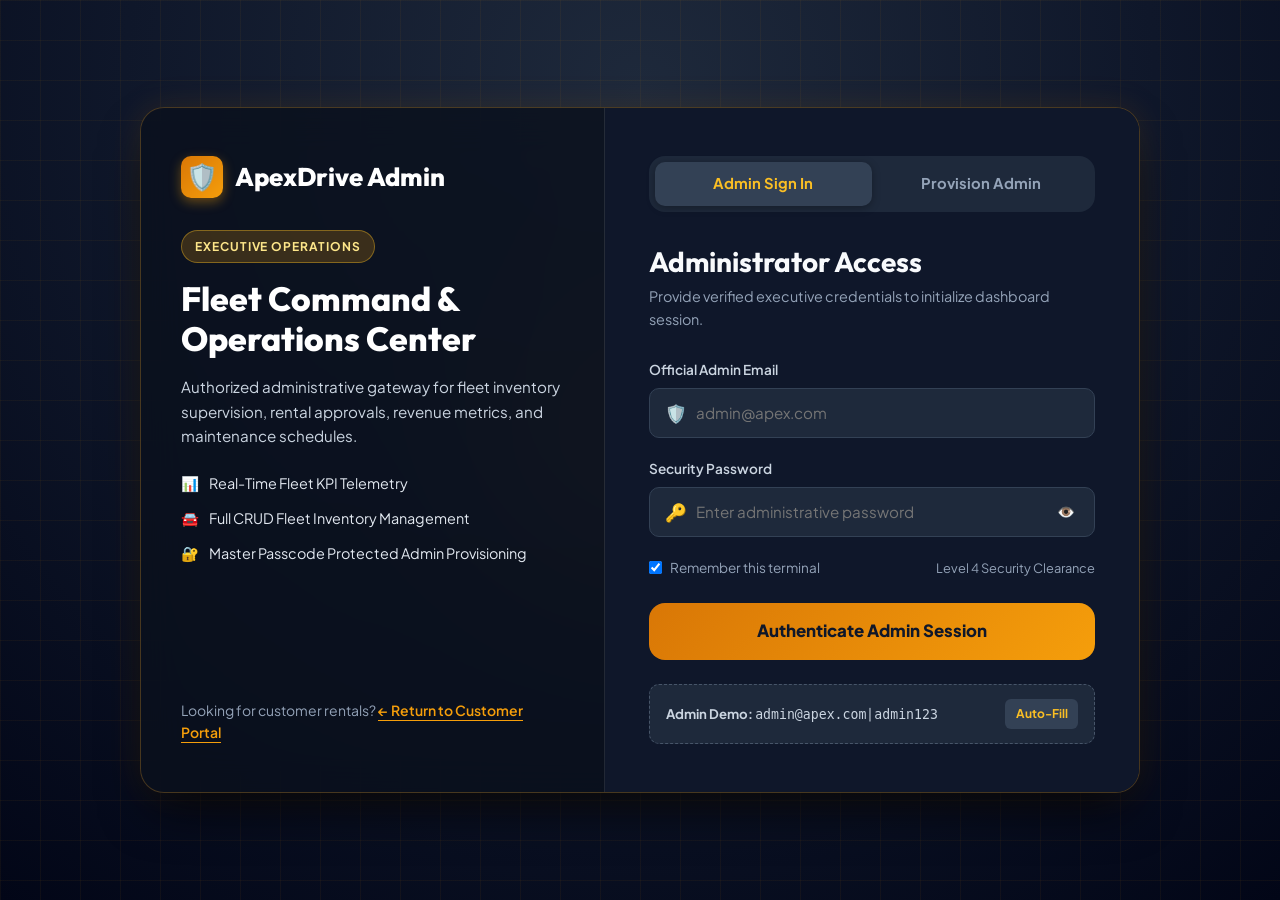
<file: admin-auth.html>
<!DOCTYPE html>
<html lang="en">
<head>
  <meta charset="UTF-8">
  <meta name="viewport" content="width=device-width, initial-scale=1.0">
  <title>Admin Security Gateway | ApexDrive Fleet Management</title>
  <link rel="stylesheet" href="css/base.css">
  <link rel="stylesheet" href="css/auth.css">
</head>
<body class="auth-page auth-page-admin">

  <div class="auth-container">
    <!-- Left Hero Showcase (Admin Theme) -->
    <div class="auth-sidebar">
      <div>
        <a href="index.html" class="auth-brand">
          <div class="auth-brand-icon">🛡️</div>
          <span>ApexDrive Admin</span>
        </a>

        <div class="auth-hero-content">
          <span class="auth-hero-tag admin-tag">Executive Operations</span>
          <h1 class="auth-hero-title">Fleet Command & Operations Center</h1>
          <p class="auth-hero-desc">
            Authorized administrative gateway for fleet inventory supervision, rental approvals, revenue metrics, and maintenance schedules.
          </p>

          <div class="auth-features-list">
            <div class="auth-feature-item">
              <span class="icon">📊</span>
              <span>Real-Time Fleet KPI Telemetry</span>
            </div>
            <div class="auth-feature-item">
              <span class="icon">🚘</span>
              <span>Full CRUD Fleet Inventory Management</span>
            </div>
            <div class="auth-feature-item">
              <span class="icon">🔐</span>
              <span>Master Passcode Protected Admin Provisioning</span>
            </div>
          </div>
        </div>
      </div>

      <div class="auth-switch-link">
        Looking for customer rentals? <a href="user-auth.html">&larr; Return to Customer Portal</a>
      </div>
    </div>

    <!-- Right Form Section -->
    <div class="auth-form-wrapper">
      <!-- Tabs (Admin Login vs Admin Register) -->
      <div class="auth-tab-group">
        <div class="auth-tab active" id="tab-admin-login-btn">Admin Sign In</div>
        <div class="auth-tab" id="tab-admin-reg-btn">Provision Admin</div>
      </div>

      <!-- Admin Login View -->
      <div id="admin-login-view">
        <div class="auth-form-header">
          <h2>Administrator Access</h2>
          <p>Provide verified executive credentials to initialize dashboard session.</p>
        </div>

        <form id="admin-login-form">
          <div class="form-group">
            <label class="form-label" for="admin-email">Official Admin Email</label>
            <div class="input-wrapper">
              <span class="input-icon">🛡️</span>
              <input type="email" id="admin-email" class="form-input" placeholder="admin@apex.com" required>
            </div>
          </div>

          <div class="form-group">
            <label class="form-label" for="admin-password">Security Password</label>
            <div class="input-wrapper">
              <span class="input-icon">🔑</span>
              <input type="password" id="admin-password" class="form-input" placeholder="Enter administrative password" required>
              <button type="button" class="password-toggle" id="toggle-admin-pass">👁️</button>
            </div>
          </div>

          <div class="form-actions-bar">
            <label class="checkbox-label">
              <input type="checkbox" checked> Remember this terminal
            </label>
            <span style="font-size: 0.8rem; color: #94a3b8;">Level 4 Security Clearance</span>
          </div>

          <button type="submit" class="btn btn-block btn-lg" style="background: linear-gradient(135deg, #d97706, #f59e0b); color: #0f172a; font-weight: 800;">
            Authenticate Admin Session
          </button>
        </form>

        <!-- Quick Fill Helper for SDC Review -->
        <div class="demo-creds-box">
          <div>
            <strong>Admin Demo:</strong> <code>admin@apex.com</code> | <code>admin123</code>
          </div>
          <button type="button" class="demo-fill-btn" id="fill-admin-creds-btn">Auto-Fill</button>
        </div>
      </div>

      <!-- Admin Provision / Signup View -->
      <div id="admin-register-view" style="display: none;">
        <div class="auth-form-header">
          <h2>Provision Administrator</h2>
          <p>Create an authorized administrator profile using the system Master Security Key.</p>
        </div>

        <div class="admin-key-notice">
          <span>⚠️</span>
          <span>Requires Master Admin Key: <strong>ADMIN2026</strong></span>
        </div>

        <form id="admin-register-form">
          <div class="form-group">
            <label class="form-label" for="admin-reg-name">Officer Full Name</label>
            <div class="input-wrapper">
              <span class="input-icon">👤</span>
              <input type="text" id="admin-reg-name" class="form-input" placeholder="e.g. Commander Shepard" required>
            </div>
          </div>

          <div class="form-group">
            <label class="form-label" for="admin-reg-email">Administrative Email</label>
            <div class="input-wrapper">
              <span class="input-icon">✉️</span>
              <input type="email" id="admin-reg-email" class="form-input" placeholder="e.g. lead@apex.com" required>
            </div>
          </div>

          <div class="form-row">
            <div class="form-group">
              <label class="form-label" for="admin-reg-dept">Department</label>
              <div class="input-wrapper">
                <span class="input-icon">🏢</span>
                <input type="text" id="admin-reg-dept" class="form-input" placeholder="Fleet Operations" required>
              </div>
            </div>

            <div class="form-group">
              <label class="form-label" for="admin-reg-key">Master Security Key</label>
              <div class="input-wrapper">
                <span class="input-icon">🔐</span>
                <input type="password" id="admin-reg-key" class="form-input" placeholder="ADMIN2026" required>
              </div>
            </div>
          </div>

          <div class="form-group">
            <label class="form-label" for="admin-reg-password">Set Admin Password</label>
            <div class="input-wrapper">
              <span class="input-icon">🔒</span>
              <input type="password" id="admin-reg-password" class="form-input" placeholder="Minimum 6 characters" minlength="6" required>
            </div>
          </div>

          <button type="submit" class="btn btn-block btn-lg" style="background: linear-gradient(135deg, #d97706, #f59e0b); color: #0f172a; font-weight: 800;">
            Provision Admin Profile
          </button>
        </form>
      </div>

    </div>
  </div>

  <!-- Scripts -->
  <script src="js/toast.js"></script>
  <script src="js/db.js"></script>
  <script src="js/auth.js"></script>

  <script>
    // Tab Toggling
    const tabLoginBtn = document.getElementById('tab-admin-login-btn');
    const tabRegisterBtn = document.getElementById('tab-admin-reg-btn');
    const loginView = document.getElementById('admin-login-view');
    const registerView = document.getElementById('admin-register-view');

    tabLoginBtn.addEventListener('click', () => {
      tabLoginBtn.classList.add('active');
      tabRegisterBtn.classList.remove('active');
      loginView.style.display = 'block';
      registerView.style.display = 'none';
    });

    tabRegisterBtn.addEventListener('click', () => {
      tabRegisterBtn.classList.add('active');
      tabLoginBtn.classList.remove('active');
      loginView.style.display = 'none';
      registerView.style.display = 'block';
    });

    // Password Visibility Toggle
    const togglePassBtn = document.getElementById('toggle-admin-pass');
    const passInput = document.getElementById('admin-password');
    togglePassBtn.addEventListener('click', () => {
      const type = passInput.getAttribute('type') === 'password' ? 'text' : 'password';
      passInput.setAttribute('type', type);
      togglePassBtn.textContent = type === 'password' ? '👁️' : '🙈';
    });

    // Demo Auto-fill Helper
    document.getElementById('fill-admin-creds-btn').addEventListener('click', () => {
      document.getElementById('admin-email').value = 'admin@apex.com';
      document.getElementById('admin-password').value = 'admin123';
      showToast('Master admin credentials filled!', 'info');
    });

    // Login Form Submit
    document.getElementById('admin-login-form').addEventListener('submit', (e) => {
      e.preventDefault();
      const email = document.getElementById('admin-email').value;
      const pass = document.getElementById('admin-password').value;

      try {
        const admin = ApexAuth.loginAdmin(email, pass);
        showToast(`Administrator credentials verified. Welcome, ${admin.name}!`, 'success');
        setTimeout(() => {
          window.location.href = 'admin.html';
        }, 800);
      } catch (err) {
        showToast(err.message, 'error');
      }
    });

    // Register Form Submit
    document.getElementById('admin-register-form').addEventListener('submit', (e) => {
      e.preventDefault();
      const name = document.getElementById('admin-reg-name').value;
      const email = document.getElementById('admin-reg-email').value;
      const dept = document.getElementById('admin-reg-dept').value;
      const key = document.getElementById('admin-reg-key').value;
      const pass = document.getElementById('admin-reg-password').value;

      try {
        const admin = ApexAuth.registerAdmin(name, email, pass, key, dept);
        showToast(`Administrator profile ${admin.name} provisioned! Redirecting...`, 'success');
        setTimeout(() => {
          window.location.href = 'admin.html';
        }, 800);
      } catch (err) {
        showToast(err.message, 'error');
      }
    });
  </script>
</body>
</html>
</file>
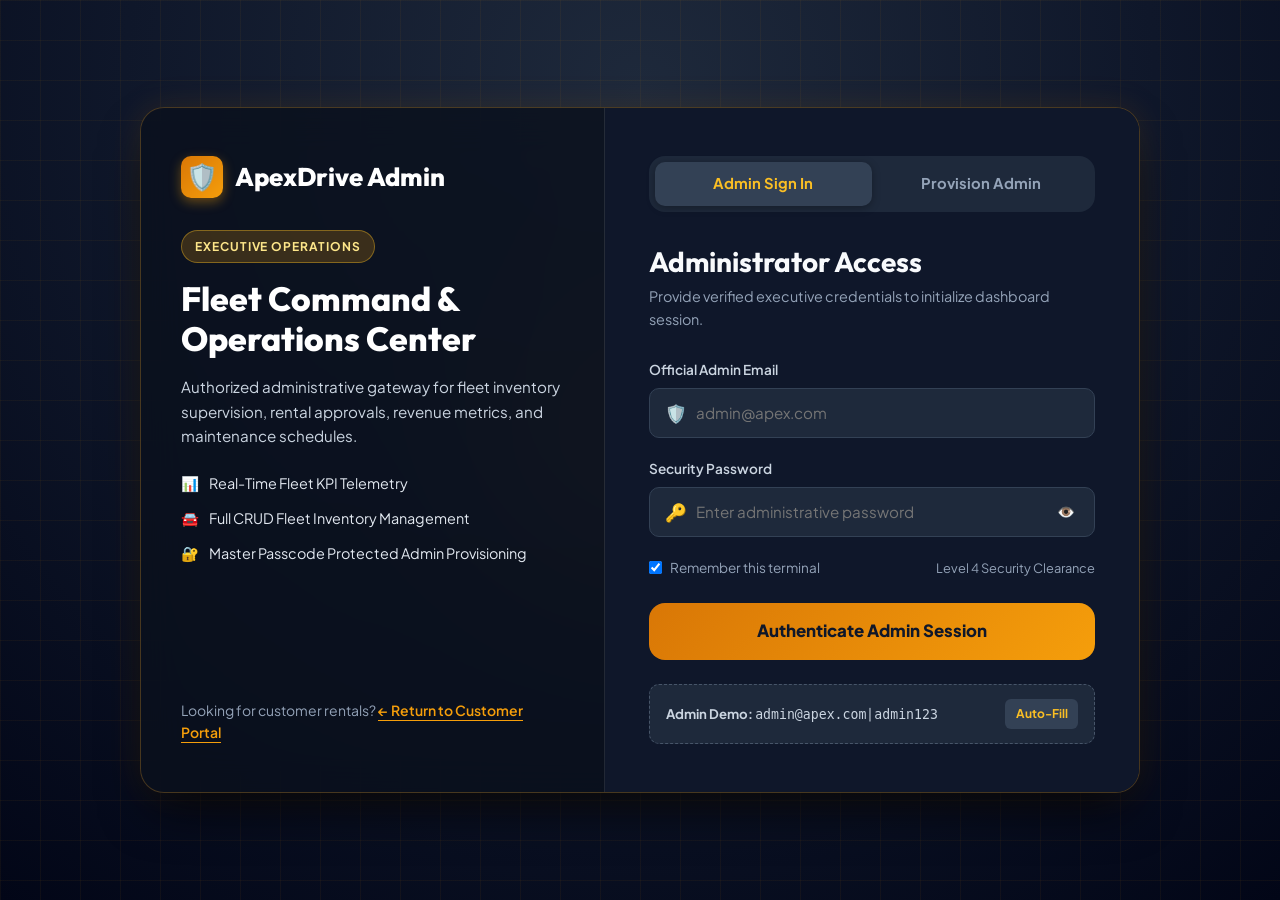
<file: admin.html>
<!DOCTYPE html>
<html lang="en">
<head>
  <meta charset="UTF-8">
  <meta name="viewport" content="width=device-width, initial-scale=1.0">
  <title>Executive Admin Dashboard | ApexDrive Fleet Management</title>
  <link rel="stylesheet" href="css/base.css">
  <link rel="stylesheet" href="css/admin.css">
</head>
<body>

  <div class="admin-layout">
    <!-- ====================================================================
         Sidebar Navigation
         ==================================================================== -->
    <aside class="admin-sidebar">
      <div class="sidebar-header">
        <div class="auth-brand-icon" style="background: linear-gradient(135deg, #d97706, #f59e0b);">🛡️</div>
        <div>
          <div class="sidebar-brand-name">ApexDrive</div>
          <span class="sidebar-brand-badge">Command Center</span>
        </div>
      </div>

      <nav class="sidebar-nav">
        <div class="nav-section-title">Operations</div>
        <a href="#" class="sidebar-link active" data-tab="overview">
          <span class="icon">📊</span>
          <span>Overview & KPIs</span>
        </a>
        <a href="#" class="sidebar-link" data-tab="fleet">
          <span class="icon">🚘</span>
          <span>Fleet Inventory (CRUD)</span>
        </a>
        <a href="#" class="sidebar-link" data-tab="bookings">
          <span class="icon">📑</span>
          <span>Rental Orders</span>
        </a>
        <a href="#" class="sidebar-link" data-tab="maintenance">
          <span class="icon">🔧</span>
          <span>Maintenance Scheduler</span>
        </a>

        <div class="nav-section-title" style="margin-top: 1.5rem;">Quick Switch</div>
        <a href="index.html" class="sidebar-link">
          <span class="icon">🚗</span>
          <span>Customer Catalog &rarr;</span>
        </a>
      </nav>

      <!-- Sidebar Footer / Admin Session Info -->
      <div class="sidebar-footer">
        <div class="admin-user-info">
          <div class="admin-avatar">AD</div>
          <div class="admin-details">
            <span class="admin-name" id="admin-display-name">Super Admin</span>
            <span class="admin-role" id="admin-display-dept">Fleet Operations</span>
          </div>
        </div>
        <button class="admin-logout-btn" id="admin-logout-btn" title="Sign Out of Admin Console">
          🚪
        </button>
      </div>
    </aside>

    <!-- ====================================================================
         Main Workspace
         ==================================================================== -->
    <main class="admin-main">
      <!-- Topbar Header -->
      <header class="admin-topbar">
        <div class="topbar-title">
          <h1>Fleet Administration Console</h1>
        </div>
        <div class="topbar-actions">
          <button class="btn btn-primary" id="open-add-car-btn">
            ➕ Add New Fleet Vehicle
          </button>
        </div>
      </header>

      <div class="admin-content-body">
        
        <!-- KPI Metrics Grid (Displayed across tabs) -->
        <div class="metrics-grid">
          <div class="metric-card">
            <div class="metric-info">
              <h5>Total Fleet Cars</h5>
              <h3 id="kpi-total-fleet">8</h3>
              <div class="metric-trend up"><span>↑</span> In Active Circulation</div>
            </div>
            <div class="metric-icon-box icon-box-primary">🚘</div>
          </div>

          <div class="metric-card">
            <div class="metric-info">
              <h5>Active Rentals</h5>
              <h3 id="kpi-active-rentals">1</h3>
              <div class="metric-trend up"><span>●</span> Currently on Road</div>
            </div>
            <div class="metric-icon-box icon-box-success">🔑</div>
          </div>

          <div class="metric-card">
            <div class="metric-info">
              <h5>Gross Revenue</h5>
              <h3 id="kpi-total-revenue">₹47,600</h3>
              <div class="metric-trend up"><span>₹</span> Confirmed Bookings</div>
            </div>
            <div class="metric-icon-box icon-box-warning">💰</div>
          </div>

          <div class="metric-card">
            <div class="metric-info">
              <h5>In Maintenance</h5>
              <h3 id="kpi-maintenance">1</h3>
              <div class="metric-trend" style="color: var(--danger);"><span>🛠️</span> Scheduled Service</div>
            </div>
            <div class="metric-icon-box icon-box-secondary">🔧</div>
          </div>
        </div>

        <!-- ================================================================
             TAB 1: Overview & Analytics
             ================================================================ -->
        <section class="admin-tab-content" id="tab-overview">
          <div class="admin-card-container">
            <div class="admin-card-header">
              <h3>System Overview & Operational Health</h3>
              <span class="badge badge-luxury">Live Telemetry</span>
            </div>
            <div style="padding: 1.75rem;">
              <div style="display: grid; grid-template-columns: repeat(auto-fit, minmax(300px, 1fr)); gap: 1.5rem;">
                <div style="background: #f8fafc; padding: 1.5rem; border-radius: var(--radius-lg); border: 1px solid var(--border-light);">
                  <h4 style="margin-bottom: 0.75rem;">Fleet Availability Ratio</h4>
                  <div style="height: 12px; background: #e2e8f0; border-radius: var(--radius-full); overflow: hidden; margin-bottom: 0.5rem; display: flex;">
                    <div style="width: 75%; background: var(--success);" title="Available (75%)"></div>
                    <div style="width: 12.5%; background: var(--warning);" title="Rented (12.5%)"></div>
                    <div style="width: 12.5%; background: var(--danger);" title="Maintenance (12.5%)"></div>
                  </div>
                  <div style="display: flex; justify-content: space-between; font-size: 0.8rem; color: #64748b;">
                    <span>🟢 75% Available</span>
                    <span>🟡 12.5% Rented</span>
                    <span>🔴 12.5% Maintenance</span>
                  </div>
                </div>

                <div style="background: #f8fafc; padding: 1.5rem; border-radius: var(--radius-lg); border: 1px solid var(--border-light);">
                  <h4 style="margin-bottom: 0.75rem;">SDC Review-1 Audit Compliance</h4>
                  <p style="font-size: 0.875rem; color: #64748b; line-height: 1.5;">
                    ✓ Two distinct role modules (Admin / User)<br>
                    ✓ Pure HTML5, CSS3, JavaScript architecture<br>
                    ✓ LocalStorage synchronization for Fleet, Bookings & Auth
                  </p>
                </div>
              </div>
            </div>
          </div>
        </section>

        <!-- ================================================================
             TAB 2: Fleet Inventory Management (CRUD)
             ================================================================ -->
        <section class="admin-tab-content" id="tab-fleet" style="display: none;">
          <div class="admin-card-container">
            <div class="admin-card-header">
              <h3>Fleet Inventory Management</h3>
              <div class="table-search-bar">
                <input type="text" id="fleet-search-input" class="table-search-input" placeholder="Search cars in inventory...">
              </div>
            </div>

            <div class="table-responsive">
              <table class="admin-table">
                <thead>
                  <tr>
                    <th>Car ID</th>
                    <th>Vehicle Model</th>
                    <th>Daily Rate</th>
                    <th>Specs</th>
                    <th>Capacity</th>
                    <th>Status</th>
                    <th>Actions</th>
                  </tr>
                </thead>
                <tbody id="fleet-table-body">
                  <!-- Injected dynamically by admin.js -->
                </tbody>
              </table>
            </div>
          </div>
        </section>

        <!-- ================================================================
             TAB 3: Bookings Management
             ================================================================ -->
        <section class="admin-tab-content" id="tab-bookings" style="display: none;">
          <div class="admin-card-container">
            <div class="admin-card-header">
              <h3>Customer Rental Orders & Reservations</h3>
              <span style="font-size: 0.85rem; color: #64748b;">Real-time booking confirmations</span>
            </div>

            <div class="table-responsive">
              <table class="admin-table">
                <thead>
                  <tr>
                    <th>Booking ID</th>
                    <th>Customer</th>
                    <th>Reserved Vehicle</th>
                    <th>Rental Dates</th>
                    <th>Total Amount</th>
                    <th>Order Status</th>
                    <th>Actions</th>
                  </tr>
                </thead>
                <tbody id="bookings-table-body">
                  <!-- Injected dynamically by admin.js -->
                </tbody>
              </table>
            </div>
          </div>
        </section>

        <!-- ================================================================
             TAB 4: Maintenance Scheduler
             ================================================================ -->
        <section class="admin-tab-content" id="tab-maintenance" style="display: none;">
          <div class="admin-card-container">
            <div class="admin-card-header">
              <h3>Fleet Maintenance Logs & Service Tracker</h3>
              <button class="btn btn-secondary btn-sm" id="open-maint-btn">
                🛠️ Schedule Vehicle Service
              </button>
            </div>

            <div class="table-responsive">
              <table class="admin-table">
                <thead>
                  <tr>
                    <th>Service ID</th>
                    <th>Vehicle</th>
                    <th>Service Type</th>
                    <th>Authorized Center</th>
                    <th>Schedule Period</th>
                    <th>Estimated Cost</th>
                    <th>Status</th>
                  </tr>
                </thead>
                <tbody id="maintenance-table-body">
                  <!-- Injected dynamically by admin.js -->
                </tbody>
              </table>
            </div>
          </div>
        </section>

      </div>
    </main>
  </div>

  <!-- ========================================================================
       MODAL: Add / Edit Fleet Vehicle (CRUD Form)
       ======================================================================== -->
  <div class="modal-backdrop" id="admin-car-modal">
    <div class="modal-card">
      <div class="modal-header">
        <h3 id="car-modal-title">Add New Fleet Vehicle</h3>
        <button class="modal-close-btn">&times;</button>
      </div>

      <form id="admin-car-form">
        <div class="modal-body">
          <input type="hidden" id="car-form-id">

          <div class="form-row">
            <div class="form-group">
              <label class="form-label">Brand</label>
              <input type="text" id="car-form-brand" class="form-input" placeholder="e.g. BMW, Porsche" required>
            </div>
            <div class="form-group">
              <label class="form-label">Model Name</label>
              <input type="text" id="car-form-name" class="form-input" placeholder="e.g. M4 Competition" required>
            </div>
          </div>

          <div class="form-row">
            <div class="form-group">
              <label class="form-label">Category</label>
              <select id="car-form-category" class="form-input">
                <option value="Sports">Sports</option>
                <option value="Luxury">Luxury</option>
                <option value="SUV">SUV</option>
                <option value="Electric">Electric</option>
              </select>
            </div>
            <div class="form-group">
              <label class="form-label">Daily Rental Rate (₹)</label>
              <input type="number" id="car-form-price" class="form-input" placeholder="e.g. 9500" min="1000" required>
            </div>
          </div>

          <div class="form-row">
            <div class="form-group">
              <label class="form-label">Transmission</label>
              <select id="car-form-transmission" class="form-input">
                <option value="Automatic">Automatic</option>
                <option value="Manual">Manual</option>
              </select>
            </div>
            <div class="form-group">
              <label class="form-label">Fuel Type</label>
              <select id="car-form-fuel" class="form-input">
                <option value="Petrol">Petrol</option>
                <option value="Diesel">Diesel</option>
                <option value="Electric">Electric</option>
              </select>
            </div>
          </div>

          <div class="form-group">
            <label class="form-label">Seating Capacity</label>
            <input type="number" id="car-form-seats" class="form-input" placeholder="5" min="2" max="9" value="5" required>
          </div>

          <div class="form-group">
            <label class="form-label">Vehicle Photo URL</label>
            <input type="url" id="car-form-image" class="form-input" placeholder="https://images.unsplash.com/..." required>
            <div class="img-preview-box">
              <img id="car-form-preview-img" src="" alt="Preview">
            </div>
          </div>

          <div class="form-group">
            <label class="form-label">Vehicle Description</label>
            <textarea id="car-form-desc" class="form-input" rows="3" placeholder="Brief technical summary..."></textarea>
          </div>
        </div>

        <div class="modal-footer">
          <button type="button" class="btn btn-secondary modal-cancel-btn">Cancel</button>
          <button type="submit" class="btn btn-primary" id="save-car-btn">Save Vehicle</button>
        </div>
      </form>
    </div>
  </div>

  <!-- ========================================================================
       MODAL: Schedule Vehicle Maintenance
       ======================================================================== -->
  <div class="modal-backdrop" id="admin-maint-modal">
    <div class="modal-card">
      <div class="modal-header">
        <h3>Schedule Fleet Maintenance</h3>
        <button class="modal-close-btn">&times;</button>
      </div>

      <form id="admin-maint-form">
        <div class="modal-body">
          <div class="form-group">
            <label class="form-label">Select Vehicle</label>
            <select id="maint-car-select" class="form-input" required></select>
          </div>

          <div class="form-group">
            <label class="form-label">Service Type / Issue Description</label>
            <input type="text" id="maint-service-type" class="form-input" placeholder="e.g. 30,000 km Major Service & Brake Fluid" required>
          </div>

          <div class="form-group">
            <label class="form-label">Authorized Service Workshop</label>
            <input type="text" id="maint-center" class="form-input" placeholder="e.g. Official Dealer Service Hub" required>
          </div>

          <div class="form-row">
            <div class="form-group">
              <label class="form-label">Service Start Date</label>
              <input type="date" id="maint-start-date" class="form-input" required>
            </div>
            <div class="form-group">
              <label class="form-label">Estimated Return Date</label>
              <input type="date" id="maint-end-date" class="form-input" required>
            </div>
          </div>

          <div class="form-group">
            <label class="form-label">Estimated Maintenance Cost (₹)</label>
            <input type="number" id="maint-cost" class="form-input" placeholder="15000" min="0" required>
          </div>
        </div>

        <div class="modal-footer">
          <button type="button" class="btn btn-secondary modal-cancel-btn">Cancel</button>
          <button type="submit" class="btn btn-primary">Schedule Service</button>
        </div>
      </form>
    </div>
  </div>

  <!-- Scripts -->
  <script src="js/toast.js"></script>
  <script src="js/db.js"></script>
  <script src="js/auth.js"></script>
  <script src="js/admin.js"></script>
</body>
</html>
</file>
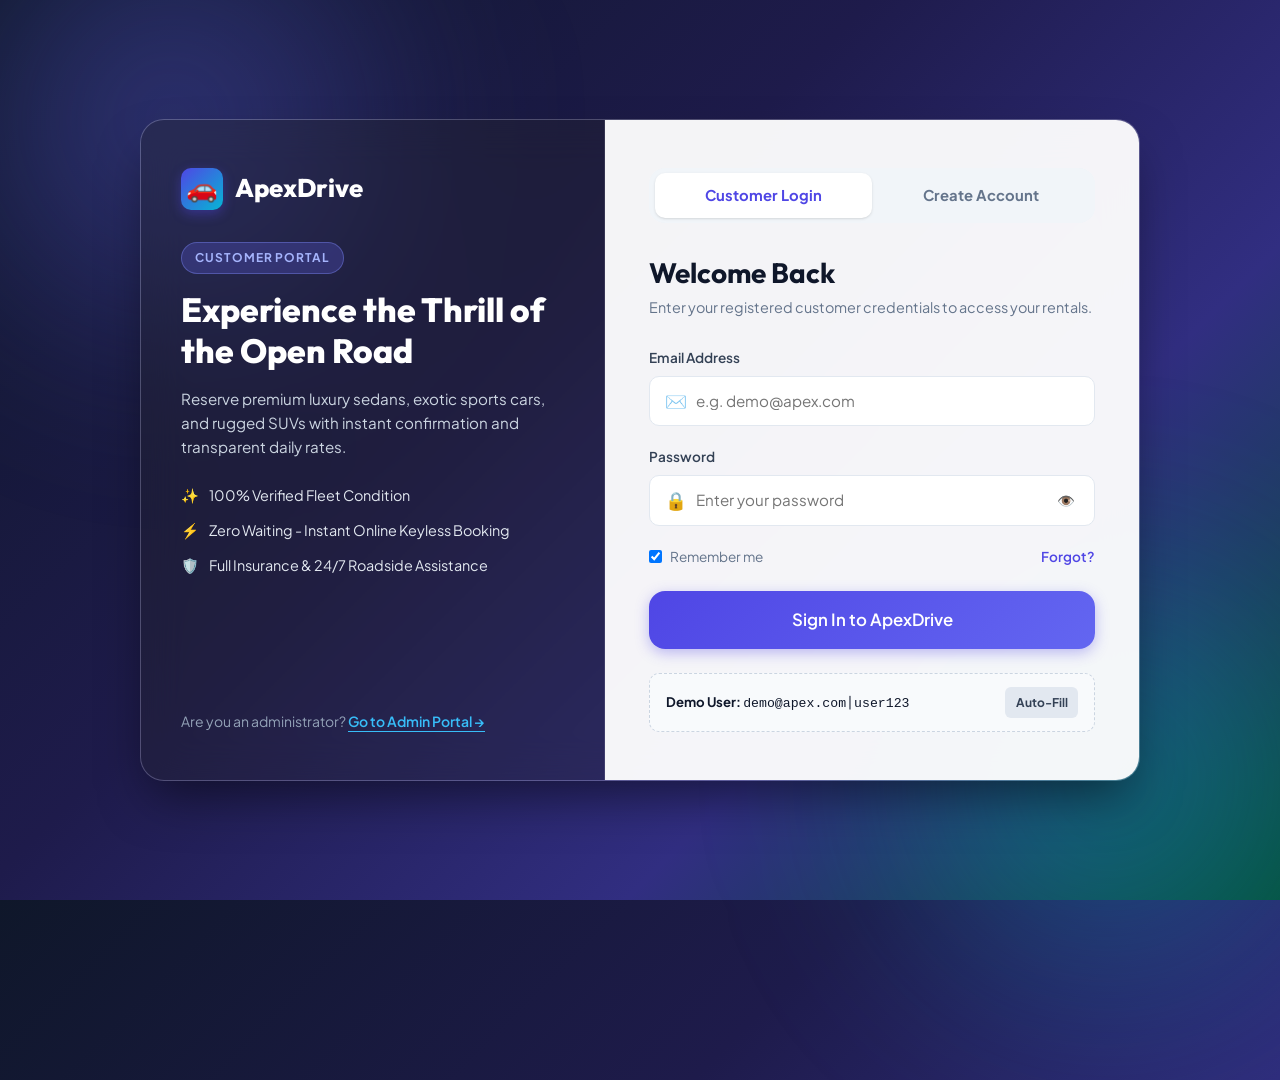
<file: user-auth.html>
<!DOCTYPE html>
<html lang="en">
<head>
  <meta charset="UTF-8">
  <meta name="viewport" content="width=device-width, initial-scale=1.0">
  <title>Customer Access | ApexDrive Luxury Car Rental</title>
  <link rel="stylesheet" href="css/base.css">
  <link rel="stylesheet" href="css/auth.css">
</head>
<body class="auth-page auth-page-user">

  <div class="auth-container">
    <!-- Left Hero Showcase -->
    <div class="auth-sidebar">
      <div>
        <a href="index.html" class="auth-brand">
          <div class="auth-brand-icon">🚗</div>
          <span>ApexDrive</span>
        </a>

        <div class="auth-hero-content">
          <span class="auth-hero-tag user-tag">Customer Portal</span>
          <h1 class="auth-hero-title">Experience the Thrill of the Open Road</h1>
          <p class="auth-hero-desc">
            Reserve premium luxury sedans, exotic sports cars, and rugged SUVs with instant confirmation and transparent daily rates.
          </p>

          <div class="auth-features-list">
            <div class="auth-feature-item">
              <span class="icon">✨</span>
              <span>100% Verified Fleet Condition</span>
            </div>
            <div class="auth-feature-item">
              <span class="icon">⚡</span>
              <span>Zero Waiting - Instant Online Keyless Booking</span>
            </div>
            <div class="auth-feature-item">
              <span class="icon">🛡️</span>
              <span>Full Insurance & 24/7 Roadside Assistance</span>
            </div>
          </div>
        </div>
      </div>

      <div class="auth-switch-link">
        Are you an administrator? <a href="admin-auth.html">Go to Admin Portal &rarr;</a>
      </div>
    </div>

    <!-- Right Form Section -->
    <div class="auth-form-wrapper">
      <!-- Tabs (Login vs Register) -->
      <div class="auth-tab-group">
        <div class="auth-tab active" id="tab-login-btn">Customer Login</div>
        <div class="auth-tab" id="tab-register-btn">Create Account</div>
      </div>

      <!-- Login Form View -->
      <div id="login-view">
        <div class="auth-form-header">
          <h2>Welcome Back</h2>
          <p>Enter your registered customer credentials to access your rentals.</p>
        </div>

        <form id="user-login-form">
          <div class="form-group">
            <label class="form-label" for="login-email">Email Address</label>
            <div class="input-wrapper">
              <span class="input-icon">✉️</span>
              <input type="email" id="login-email" class="form-input" placeholder="e.g. demo@apex.com" required>
            </div>
          </div>

          <div class="form-group">
            <label class="form-label" for="login-password">Password</label>
            <div class="input-wrapper">
              <span class="input-icon">🔒</span>
              <input type="password" id="login-password" class="form-input" placeholder="Enter your password" required>
              <button type="button" class="password-toggle" id="toggle-login-pass">👁️</button>
            </div>
          </div>

          <div class="form-actions-bar">
            <label class="checkbox-label">
              <input type="checkbox" checked> Remember me
            </label>
            <a href="#" class="forgot-link" onclick="alert('Demo Mode: Use password user123 or register a new account.'); return false;">Forgot?</a>
          </div>

          <button type="submit" class="btn btn-primary btn-block btn-lg" id="user-login-submit-btn">
            Sign In to ApexDrive
          </button>
        </form>

        <!-- Quick Fill Helper for Viva Review -->
        <div class="demo-creds-box">
          <div>
            <strong>Demo User:</strong> <code>demo@apex.com</code> | <code>user123</code>
          </div>
          <button type="button" class="demo-fill-btn" id="fill-user-creds-btn">Auto-Fill</button>
        </div>
      </div>

      <!-- Register Form View -->
      <div id="register-view" style="display: none;">
        <div class="auth-form-header">
          <h2>Join ApexDrive</h2>
          <p>Register in seconds to unlock member perks and instant reservations.</p>
        </div>

        <form id="user-register-form">
          <div class="form-group">
            <label class="form-label" for="reg-name">Full Name</label>
            <div class="input-wrapper">
              <span class="input-icon">👤</span>
              <input type="text" id="reg-name" class="form-input" placeholder="e.g. John Doe" required>
            </div>
          </div>

          <div class="form-group">
            <label class="form-label" for="reg-email">Email Address</label>
            <div class="input-wrapper">
              <span class="input-icon">✉️</span>
              <input type="email" id="reg-email" class="form-input" placeholder="e.g. john@example.com" required>
            </div>
          </div>

          <div class="form-row">
            <div class="form-group">
              <label class="form-label" for="reg-phone">Phone Number</label>
              <div class="input-wrapper">
                <span class="input-icon">📞</span>
                <input type="tel" id="reg-phone" class="form-input" placeholder="+91 98765 00000" required>
              </div>
            </div>

            <div class="form-group">
              <label class="form-label" for="reg-city">City</label>
              <div class="input-wrapper">
                <span class="input-icon">📍</span>
                <input type="text" id="reg-city" class="form-input" placeholder="e.g. Hyderabad" required>
              </div>
            </div>
          </div>

          <div class="form-group">
            <label class="form-label" for="reg-password">Create Password</label>
            <div class="input-wrapper">
              <span class="input-icon">🔒</span>
              <input type="password" id="reg-password" class="form-input" placeholder="Minimum 6 characters" minlength="6" required>
            </div>
          </div>

          <button type="submit" class="btn btn-primary btn-block btn-lg" id="user-register-submit-btn">
            Create Customer Account
          </button>
        </form>
      </div>

    </div>
  </div>

  <!-- Scripts -->
  <script src="js/toast.js"></script>
  <script src="js/db.js"></script>
  <script src="js/auth.js"></script>

  <script>
    // Tab Toggling
    const tabLoginBtn = document.getElementById('tab-login-btn');
    const tabRegisterBtn = document.getElementById('tab-register-btn');
    const loginView = document.getElementById('login-view');
    const registerView = document.getElementById('register-view');

    tabLoginBtn.addEventListener('click', () => {
      tabLoginBtn.classList.add('active');
      tabRegisterBtn.classList.remove('active');
      loginView.style.display = 'block';
      registerView.style.display = 'none';
    });

    tabRegisterBtn.addEventListener('click', () => {
      tabRegisterBtn.classList.add('active');
      tabLoginBtn.classList.remove('active');
      loginView.style.display = 'none';
      registerView.style.display = 'block';
    });

    // Password Visibility Toggle
    const togglePassBtn = document.getElementById('toggle-login-pass');
    const passInput = document.getElementById('login-password');
    togglePassBtn.addEventListener('click', () => {
      const type = passInput.getAttribute('type') === 'password' ? 'text' : 'password';
      passInput.setAttribute('type', type);
      togglePassBtn.textContent = type === 'password' ? '👁️' : '🙈';
    });

    // Demo Auto-fill Helper
    document.getElementById('fill-user-creds-btn').addEventListener('click', () => {
      document.getElementById('login-email').value = 'demo@apex.com';
      document.getElementById('login-password').value = 'user123';
      showToast('Sample customer credentials filled!', 'info');
    });

    // Login Form Submit
    document.getElementById('user-login-form').addEventListener('submit', (e) => {
      e.preventDefault();
      const email = document.getElementById('login-email').value;
      const pass = document.getElementById('login-password').value;

      try {
        const user = ApexAuth.loginUser(email, pass);
        showToast(`Welcome back, ${user.name}! Redirecting to fleet catalog...`, 'success');
        setTimeout(() => {
          window.location.href = 'index.html';
        }, 800);
      } catch (err) {
        showToast(err.message, 'error');
      }
    });

    // Register Form Submit
    document.getElementById('user-register-form').addEventListener('submit', (e) => {
      e.preventDefault();
      const name = document.getElementById('reg-name').value;
      const email = document.getElementById('reg-email').value;
      const phone = document.getElementById('reg-phone').value;
      const city = document.getElementById('reg-city').value;
      const pass = document.getElementById('reg-password').value;

      try {
        const user = ApexAuth.registerUser(name, email, pass, phone, city);
        showToast(`Account created! Welcome to ApexDrive, ${user.name}.`, 'success');
        setTimeout(() => {
          window.location.href = 'index.html';
        }, 800);
      } catch (err) {
        showToast(err.message, 'error');
      }
    });
  </script>
</body>
</html>
</file>
<file: css/base.css>
/* ==========================================================================
   ApexDrive - Base Design System & Global Styles
   Strictly HTML5, CSS3, JavaScript (SDC Project Review-1)
   ========================================================================== */

@import url('https://fonts.googleapis.com/css2?family=Plus+Jakarta+Sans:wght@300;400;500;600;700;800&family=Outfit:wght@400;500;600;700;800&display=swap');

:root {
  /* Color Palette - Vibrant Indigo, Cyber Cyan & Midnight Slate */
  --primary: #4f46e5;
  --primary-hover: #4338ca;
  --primary-light: #eef2ff;
  --primary-glow: rgba(79, 70, 229, 0.25);

  --secondary: #06b6d4;
  --secondary-hover: #0891b2;
  --secondary-light: #ecfeff;

  --accent: #f59e0b;
  --accent-light: #fef3c7;

  --success: #10b981;
  --success-light: #d1fae5;
  --warning: #f59e0b;
  --warning-light: #fef3c7;
  --danger: #ef4444;
  --danger-light: #fee2e2;

  /* Neutral Spectrum */
  --bg-dark: #0b0f19;
  --bg-surface: #111827;
  --bg-surface-elevated: #1f2937;
  --bg-light: #f8fafc;
  --bg-card: #ffffff;
  
  --text-main: #0f172a;
  --text-muted: #64748b;
  --text-light: #94a3b8;
  --text-white: #ffffff;

  --border-light: #e2e8f0;
  --border-dark: #334155;

  /* Elevation Shadows */
  --shadow-xs: 0 1px 2px 0 rgba(0, 0, 0, 0.05);
  --shadow-sm: 0 1px 3px 0 rgba(0, 0, 0, 0.1), 0 1px 2px -1px rgba(0, 0, 0, 0.1);
  --shadow-md: 0 4px 6px -1px rgba(0, 0, 0, 0.1), 0 2px 4px -2px rgba(0, 0, 0, 0.1);
  --shadow-lg: 0 10px 15px -3px rgba(0, 0, 0, 0.1), 0 4px 6px -4px rgba(0, 0, 0, 0.1);
  --shadow-xl: 0 20px 25px -5px rgba(0, 0, 0, 0.1), 0 8px 10px -6px rgba(0, 0, 0, 0.1);
  --shadow-glow: 0 0 25px rgba(79, 70, 229, 0.35);

  /* Radii */
  --radius-sm: 6px;
  --radius-md: 10px;
  --radius-lg: 16px;
  --radius-xl: 24px;
  --radius-full: 9999px;

  /* Typography */
  --font-sans: 'Plus Jakarta Sans', -apple-system, BlinkMacSystemFont, 'Segoe UI', Roboto, sans-serif;
  --font-display: 'Outfit', sans-serif;

  /* Transition Speeds */
  --transition-fast: 0.15s ease;
  --transition-normal: 0.25s ease;
  --transition-slow: 0.4s ease;
}

/* Base Reset */
*, *::before, *::after {
  box-sizing: border-box;
  margin: 0;
  padding: 0;
}

html {
  scroll-behavior: smooth;
  font-size: 16px;
}

body {
  font-family: var(--font-sans);
  background-color: var(--bg-light);
  color: var(--text-main);
  line-height: 1.6;
  -webkit-font-smoothing: antialiased;
  min-height: 100vh;
  display: flex;
  flex-direction: column;
}

h1, h2, h3, h4, h5, h6 {
  font-family: var(--font-display);
  font-weight: 700;
  line-height: 1.25;
  color: var(--text-main);
}

a {
  color: inherit;
  text-decoration: none;
  transition: color var(--transition-fast);
}

img {
  max-width: 100%;
  height: auto;
  display: block;
}

button, input, select, textarea {
  font: inherit;
  outline: none;
}

button {
  cursor: pointer;
  border: none;
  background: none;
}

ul, ol {
  list-style: none;
}

/* ==========================================================================
   Shared Button Components
   ========================================================================== */
.btn {
  display: inline-flex;
  align-items: center;
  justify-content: center;
  gap: 0.5rem;
  padding: 0.75rem 1.4rem;
  font-size: 0.95rem;
  font-weight: 600;
  border-radius: var(--radius-md);
  transition: all var(--transition-normal);
  white-space: nowrap;
}

.btn-primary {
  background: linear-gradient(135deg, var(--primary), #6366f1);
  color: var(--text-white);
  box-shadow: 0 4px 14px rgba(79, 70, 229, 0.35);
}

.btn-primary:hover {
  background: linear-gradient(135deg, #4338ca, var(--primary));
  transform: translateY(-2px);
  box-shadow: 0 6px 20px rgba(79, 70, 229, 0.45);
}

.btn-secondary {
  background: var(--bg-card);
  color: var(--text-main);
  border: 1px solid var(--border-light);
  box-shadow: var(--shadow-xs);
}

.btn-secondary:hover {
  background: var(--bg-light);
  border-color: #cbd5e1;
  transform: translateY(-1px);
}

.btn-accent {
  background: linear-gradient(135deg, #06b6d4, #0ea5e9);
  color: var(--text-white);
  box-shadow: 0 4px 14px rgba(6, 182, 212, 0.35);
}

.btn-accent:hover {
  transform: translateY(-2px);
  box-shadow: 0 6px 20px rgba(6, 182, 212, 0.45);
}

.btn-danger {
  background: var(--danger);
  color: var(--text-white);
}

.btn-danger:hover {
  background: #dc2626;
}

.btn-sm {
  padding: 0.45rem 0.85rem;
  font-size: 0.825rem;
  border-radius: var(--radius-sm);
}

.btn-lg {
  padding: 0.95rem 1.85rem;
  font-size: 1.05rem;
  border-radius: var(--radius-lg);
}

.btn-block {
  width: 100%;
}

/* ==========================================================================
   Badges & Pills
   ========================================================================== */
.badge {
  display: inline-flex;
  align-items: center;
  gap: 0.35rem;
  padding: 0.25rem 0.75rem;
  font-size: 0.775rem;
  font-weight: 600;
  border-radius: var(--radius-full);
  text-transform: uppercase;
  letter-spacing: 0.04em;
}

.badge-available {
  background-color: var(--success-light);
  color: #065f46;
}

.badge-rented {
  background-color: var(--accent-light);
  color: #92400e;
}

.badge-maintenance {
  background-color: var(--danger-light);
  color: #991b1b;
}

.badge-luxury {
  background: linear-gradient(135deg, #818cf8, #6366f1);
  color: white;
}

.badge-electric {
  background: linear-gradient(135deg, #34d399, #059669);
  color: white;
}

.badge-suv {
  background: linear-gradient(135deg, #38bdf8, #0284c7);
  color: white;
}

.badge-sports {
  background: linear-gradient(135deg, #f43f5e, #e11d48);
  color: white;
}

/* ==========================================================================
   Interactive Modals & Backdrops
   ========================================================================== */
.modal-backdrop {
  position: fixed;
  inset: 0;
  background-color: rgba(15, 23, 42, 0.7);
  backdrop-filter: blur(6px);
  -webkit-backdrop-filter: blur(6px);
  display: flex;
  align-items: center;
  justify-content: center;
  padding: 1.5rem;
  z-index: 1000;
  opacity: 0;
  visibility: hidden;
  transition: all var(--transition-normal);
}

.modal-backdrop.active {
  opacity: 1;
  visibility: visible;
}

.modal-card {
  background-color: var(--bg-card);
  border-radius: var(--radius-xl);
  box-shadow: var(--shadow-xl);
  width: 100%;
  max-width: 650px;
  max-height: 90vh;
  overflow-y: auto;
  transform: scale(0.95) translateY(20px);
  transition: transform var(--transition-normal);
  border: 1px solid var(--border-light);
}

.modal-backdrop.active .modal-card {
  transform: scale(1) translateY(0);
}

.modal-header {
  display: flex;
  align-items: center;
  justify-content: space-between;
  padding: 1.5rem 1.75rem;
  border-bottom: 1px solid var(--border-light);
}

.modal-header h3 {
  font-size: 1.35rem;
  display: flex;
  align-items: center;
  gap: 0.5rem;
}

.modal-close-btn {
  background: #f1f5f9;
  color: #64748b;
  width: 36px;
  height: 36px;
  border-radius: var(--radius-full);
  display: flex;
  align-items: center;
  justify-content: center;
  font-size: 1.25rem;
  transition: all var(--transition-fast);
}

.modal-close-btn:hover {
  background: #e2e8f0;
  color: var(--text-main);
  transform: rotate(90deg);
}

.modal-body {
  padding: 1.75rem;
}

.modal-footer {
  padding: 1.25rem 1.75rem;
  border-top: 1px solid var(--border-light);
  display: flex;
  justify-content: flex-end;
  gap: 0.75rem;
  background-color: #f8fafc;
  border-bottom-left-radius: var(--radius-xl);
  border-bottom-right-radius: var(--radius-xl);
}

/* ==========================================================================
   Toast Notification System
   ========================================================================== */
#toast-container {
  position: fixed;
  top: 20px;
  right: 20px;
  z-index: 9999;
  display: flex;
  flex-direction: column;
  gap: 0.65rem;
  pointer-events: none;
}

.toast {
  pointer-events: auto;
  min-width: 300px;
  max-width: 420px;
  background: var(--bg-card);
  border-radius: var(--radius-md);
  padding: 0.95rem 1.25rem;
  box-shadow: var(--shadow-lg);
  display: flex;
  align-items: center;
  gap: 0.85rem;
  border-left: 5px solid var(--primary);
  animation: slideInRight 0.3s ease forwards;
  font-size: 0.925rem;
  font-weight: 500;
  color: var(--text-main);
}

.toast-success {
  border-left-color: var(--success);
}
.toast-success .toast-icon {
  color: var(--success);
}

.toast-error {
  border-left-color: var(--danger);
}
.toast-error .toast-icon {
  color: var(--danger);
}

.toast-warning {
  border-left-color: var(--warning);
}
.toast-warning .toast-icon {
  color: var(--warning);
}

.toast-info {
  border-left-color: var(--secondary);
}
.toast-info .toast-icon {
  color: var(--secondary);
}

.toast-closing {
  animation: slideOutRight 0.3s ease forwards;
}

@keyframes slideInRight {
  from {
    transform: translateX(110%);
    opacity: 0;
  }
  to {
    transform: translateX(0);
    opacity: 1;
  }
}

@keyframes slideOutRight {
  from {
    transform: translateX(0);
    opacity: 1;
  }
  to {
    transform: translateX(110%);
    opacity: 0;
  }
}

/* ==========================================================================
   Floating Quick-Demo Switcher (For Professor / Reviewer Presentation)
   ========================================================================== */
.demo-switcher {
  position: fixed;
  bottom: 20px;
  right: 20px;
  z-index: 800;
  background: rgba(15, 23, 42, 0.9);
  backdrop-filter: blur(12px);
  border: 1px solid rgba(255, 255, 255, 0.15);
  border-radius: var(--radius-full);
  padding: 0.45rem 0.65rem;
  display: flex;
  align-items: center;
  gap: 0.5rem;
  box-shadow: var(--shadow-xl);
  color: white;
}

.demo-switcher-label {
  font-size: 0.775rem;
  font-weight: 700;
  text-transform: uppercase;
  letter-spacing: 0.05em;
  padding: 0 0.5rem;
  color: #94a3b8;
}

.demo-switcher-btn {
  padding: 0.4rem 0.75rem;
  font-size: 0.8rem;
  font-weight: 600;
  border-radius: var(--radius-full);
  background: rgba(255, 255, 255, 0.1);
  color: white;
  transition: all var(--transition-fast);
  display: flex;
  align-items: center;
  gap: 0.35rem;
}

.demo-switcher-btn:hover {
  background: var(--primary);
  transform: translateY(-1px);
}

.demo-switcher-btn.active {
  background: var(--primary);
  box-shadow: 0 0 10px var(--primary-glow);
}

/* Custom Scrollbar */
::-webkit-scrollbar {
  width: 8px;
  height: 8px;
}
::-webkit-scrollbar-track {
  background: #f1f5f9;
}
::-webkit-scrollbar-thumb {
  background: #cbd5e1;
  border-radius: 4px;
}
::-webkit-scrollbar-thumb:hover {
  background: #94a3b8;
}
</file>
<file: css/auth.css>
/* ==========================================================================
   ApexDrive - Authentication Styling (User vs Admin)
   Distinct Themes: Aurora Gradient for Users / Executive Slate for Admins
   ========================================================================== */

.auth-page {
  min-height: 100vh;
  display: flex;
  align-items: center;
  justify-content: center;
  padding: 1.5rem;
  position: relative;
  overflow: hidden;
}

/* --------------------------------------------------------------------------
   USER AUTH THEME - Vibrant Aurora Gradient Background
   -------------------------------------------------------------------------- */
.auth-page-user {
  background: linear-gradient(135deg, #0f172a 0%, #1e1b4b 40%, #312e81 70%, #064e3b 100%);
}

.auth-page-user::before {
  content: '';
  position: absolute;
  top: -20%;
  left: -10%;
  width: 600px;
  height: 600px;
  background: radial-gradient(circle, rgba(99, 102, 241, 0.4) 0%, transparent 70%);
  filter: blur(80px);
  z-index: 1;
  pointer-events: none;
  animation: floatOrb 12s infinite alternate ease-in-out;
}

.auth-page-user::after {
  content: '';
  position: absolute;
  bottom: -20%;
  right: -10%;
  width: 600px;
  height: 600px;
  background: radial-gradient(circle, rgba(6, 182, 212, 0.35) 0%, transparent 70%);
  filter: blur(80px);
  z-index: 1;
  pointer-events: none;
  animation: floatOrb 10s infinite alternate-reverse ease-in-out;
}

/* --------------------------------------------------------------------------
   ADMIN AUTH THEME - Executive Stealth Dark & Gold/Amber Security Vibe
   -------------------------------------------------------------------------- */
.auth-page-admin {
  background: radial-gradient(circle at 50% 10%, #1e293b 0%, #0f172a 50%, #020617 100%);
}

.auth-page-admin::before {
  content: '';
  position: absolute;
  inset: 0;
  background-image: 
    linear-gradient(rgba(245, 158, 11, 0.05) 1px, transparent 1px),
    linear-gradient(90deg, rgba(245, 158, 11, 0.05) 1px, transparent 1px);
  background-size: 40px 40px;
  z-index: 1;
  pointer-events: none;
}

.auth-page-admin::after {
  content: '';
  position: absolute;
  top: 50%;
  left: 50%;
  transform: translate(-50%, -50%);
  width: 500px;
  height: 500px;
  background: radial-gradient(circle, rgba(245, 158, 11, 0.15) 0%, transparent 65%);
  filter: blur(70px);
  z-index: 1;
  pointer-events: none;
}

@keyframes floatOrb {
  0% { transform: translate(0, 0) scale(1); }
  100% { transform: translate(80px, 50px) scale(1.15); }
}

/* --------------------------------------------------------------------------
   Auth Card Layout (CSS Grid & Flexbox)
   -------------------------------------------------------------------------- */
.auth-container {
  position: relative;
  z-index: 10;
  width: 100%;
  max-width: 1000px;
  display: grid;
  grid-template-columns: 1fr 1.15fr;
  background: rgba(255, 255, 255, 0.06);
  backdrop-filter: blur(20px);
  -webkit-backdrop-filter: blur(20px);
  border: 1px solid rgba(255, 255, 255, 0.18);
  border-radius: var(--radius-xl);
  overflow: hidden;
  box-shadow: 0 25px 50px -12px rgba(0, 0, 0, 0.5);
}

.auth-page-admin .auth-container {
  background: rgba(15, 23, 42, 0.75);
  border-color: rgba(245, 158, 11, 0.25);
  box-shadow: 0 25px 50px -12px rgba(0, 0, 0, 0.8), 0 0 35px rgba(245, 158, 11, 0.12);
}

/* Left Hero / Promo Showcase Column */
.auth-sidebar {
  padding: 3rem 2.5rem;
  background: rgba(0, 0, 0, 0.25);
  display: flex;
  flex-direction: column;
  justify-content: space-between;
  color: white;
  border-right: 1px solid rgba(255, 255, 255, 0.1);
}

.auth-brand {
  display: flex;
  align-items: center;
  gap: 0.75rem;
  font-family: var(--font-display);
  font-size: 1.6rem;
  font-weight: 800;
  color: white;
}

.auth-brand-icon {
  width: 42px;
  height: 42px;
  background: linear-gradient(135deg, var(--primary), var(--secondary));
  border-radius: var(--radius-md);
  display: flex;
  align-items: center;
  justify-content: center;
  box-shadow: 0 4px 12px rgba(79, 70, 229, 0.4);
}

.auth-page-admin .auth-brand-icon {
  background: linear-gradient(135deg, #d97706, #f59e0b);
  box-shadow: 0 4px 12px rgba(245, 158, 11, 0.4);
}

.auth-hero-content {
  margin: 2rem 0;
}

.auth-hero-tag {
  display: inline-block;
  font-size: 0.75rem;
  font-weight: 700;
  text-transform: uppercase;
  letter-spacing: 0.08em;
  padding: 0.35rem 0.8rem;
  border-radius: var(--radius-full);
  margin-bottom: 1rem;
}

.user-tag {
  background: rgba(99, 102, 241, 0.25);
  border: 1px solid rgba(129, 140, 248, 0.4);
  color: #a5b4fc;
}

.admin-tag {
  background: rgba(245, 158, 11, 0.2);
  border: 1px solid rgba(251, 191, 36, 0.4);
  color: #fde68a;
}

.auth-hero-title {
  font-size: 2.1rem;
  font-weight: 800;
  line-height: 1.2;
  margin-bottom: 1rem;
  color: white;
}

.auth-hero-desc {
  font-size: 0.95rem;
  color: #cbd5e1;
  line-height: 1.6;
}

.auth-features-list {
  margin-top: 1.5rem;
  display: flex;
  flex-direction: column;
  gap: 0.75rem;
}

.auth-feature-item {
  display: flex;
  align-items: center;
  gap: 0.65rem;
  font-size: 0.9rem;
  color: #e2e8f0;
}

.auth-feature-item span.icon {
  color: var(--secondary);
}

.auth-page-admin .auth-feature-item span.icon {
  color: #fbbf24;
}

.auth-switch-link {
  font-size: 0.875rem;
  color: #94a3b8;
}

.auth-switch-link a {
  color: #38bdf8;
  font-weight: 600;
  text-decoration: underline;
  text-underline-offset: 4px;
}

.auth-page-admin .auth-switch-link a {
  color: #f59e0b;
}

/* --------------------------------------------------------------------------
   Right Form Column
   -------------------------------------------------------------------------- */
.auth-form-wrapper {
  background: rgba(255, 255, 255, 0.95);
  padding: 3rem 2.75rem;
  display: flex;
  flex-direction: column;
  justify-content: center;
}

.auth-page-admin .auth-form-wrapper {
  background: #0f172a;
  color: #f8fafc;
}

.auth-tab-group {
  display: flex;
  background: #f1f5f9;
  padding: 0.35rem;
  border-radius: var(--radius-lg);
  margin-bottom: 2rem;
}

.auth-page-admin .auth-tab-group {
  background: #1e293b;
}

.auth-tab {
  flex: 1;
  text-align: center;
  padding: 0.65rem 1rem;
  font-size: 0.925rem;
  font-weight: 700;
  border-radius: var(--radius-md);
  color: #64748b;
  transition: all var(--transition-fast);
  cursor: pointer;
}

.auth-tab.active {
  background: white;
  color: var(--primary);
  box-shadow: var(--shadow-sm);
}

.auth-page-admin .auth-tab {
  color: #94a3b8;
}

.auth-page-admin .auth-tab.active {
  background: #334155;
  color: #fbbf24;
  box-shadow: 0 2px 8px rgba(0, 0, 0, 0.3);
}

.auth-form-header {
  margin-bottom: 1.75rem;
}

.auth-form-header h2 {
  font-size: 1.75rem;
  color: var(--text-main);
  margin-bottom: 0.35rem;
}

.auth-page-admin .auth-form-header h2 {
  color: #f8fafc;
}

.auth-form-header p {
  font-size: 0.9rem;
  color: var(--text-muted);
}

.auth-page-admin .auth-form-header p {
  color: #94a3b8;
}

.form-group {
  margin-bottom: 1.25rem;
}

.form-label {
  display: block;
  font-size: 0.85rem;
  font-weight: 600;
  margin-bottom: 0.45rem;
  color: #334155;
}

.auth-page-admin .form-label {
  color: #cbd5e1;
}

.input-wrapper {
  position: relative;
  display: flex;
  align-items: center;
}

.input-icon {
  position: absolute;
  left: 1rem;
  color: #94a3b8;
  font-size: 1.1rem;
  pointer-events: none;
}

.form-input {
  width: 100%;
  padding: 0.75rem 1rem 0.75rem 2.85rem;
  border: 1.5px solid #e2e8f0;
  border-radius: var(--radius-md);
  font-size: 0.95rem;
  transition: all var(--transition-fast);
  background: #ffffff;
  color: var(--text-main);
}

.auth-page-admin .form-input {
  background: #1e293b;
  border-color: #334155;
  color: #f8fafc;
}

.form-input:focus {
  border-color: var(--primary);
  box-shadow: 0 0 0 3px var(--primary-glow);
}

.auth-page-admin .form-input:focus {
  border-color: #f59e0b;
  box-shadow: 0 0 0 3px rgba(245, 158, 11, 0.25);
}

.password-toggle {
  position: absolute;
  right: 1rem;
  background: none;
  border: none;
  color: #94a3b8;
  cursor: pointer;
  padding: 0.25rem;
  font-size: 0.9rem;
}

.form-row {
  display: grid;
  grid-template-columns: 1fr 1fr;
  gap: 1rem;
}

.form-actions-bar {
  display: flex;
  align-items: center;
  justify-content: space-between;
  margin-bottom: 1.5rem;
  font-size: 0.85rem;
}

.checkbox-label {
  display: flex;
  align-items: center;
  gap: 0.5rem;
  color: var(--text-muted);
  cursor: pointer;
}

.auth-page-admin .checkbox-label {
  color: #94a3b8;
}

.forgot-link {
  color: var(--primary);
  font-weight: 600;
}

.auth-page-admin .forgot-link {
  color: #fbbf24;
}

/* Quick Fill Demo Credentials Bar */
.demo-creds-box {
  margin-top: 1.5rem;
  padding: 0.85rem 1rem;
  background: #f8fafc;
  border: 1px dashed #cbd5e1;
  border-radius: var(--radius-md);
  font-size: 0.825rem;
  display: flex;
  align-items: center;
  justify-content: space-between;
}

.auth-page-admin .demo-creds-box {
  background: #1e293b;
  border-color: #475569;
  color: #cbd5e1;
}

.demo-fill-btn {
  background: #e2e8f0;
  color: #334155;
  font-size: 0.75rem;
  font-weight: 700;
  padding: 0.35rem 0.65rem;
  border-radius: var(--radius-sm);
  transition: all var(--transition-fast);
}

.demo-fill-btn:hover {
  background: var(--primary);
  color: white;
}

.auth-page-admin .demo-fill-btn {
  background: #334155;
  color: #fbbf24;
}

.auth-page-admin .demo-fill-btn:hover {
  background: #f59e0b;
  color: #0f172a;
}

/* Security Key Callout for Admin */
.admin-key-notice {
  background: rgba(245, 158, 11, 0.1);
  border: 1px solid rgba(245, 158, 11, 0.3);
  color: #fbbf24;
  padding: 0.65rem 0.85rem;
  border-radius: var(--radius-md);
  font-size: 0.8rem;
  margin-bottom: 1.25rem;
  display: flex;
  align-items: center;
  gap: 0.5rem;
}

/* Responsive */
@media (max-width: 860px) {
  .auth-container {
    grid-template-columns: 1fr;
  }
  .auth-sidebar {
    display: none;
  }
  .auth-form-wrapper {
    padding: 2.25rem 1.75rem;
  }
  .form-row {
    grid-template-columns: 1fr;
    gap: 0;
  }
}
</file>
<file: css/admin.css>
/* ==========================================================================
   ApexDrive - Admin Module Styles
   Executive Dashboard, Fleet Inventory CRUD, Bookings & Maintenance Scheduler
   ========================================================================== */

.admin-layout {
  display: flex;
  min-height: 100vh;
  background-color: #f8fafc;
}

/* --------------------------------------------------------------------------
   Sidebar Navigation
   -------------------------------------------------------------------------- */
.admin-sidebar {
  width: 260px;
  background-color: #0f172a;
  color: white;
  display: flex;
  flex-direction: column;
  flex-shrink: 0;
  transition: width var(--transition-normal);
  z-index: 100;
  border-right: 1px solid #1e293b;
}

.sidebar-header {
  padding: 1.5rem;
  display: flex;
  align-items: center;
  gap: 0.75rem;
  border-bottom: 1px solid #1e293b;
}

.sidebar-brand-name {
  font-family: var(--font-display);
  font-size: 1.25rem;
  font-weight: 800;
  color: white;
}

.sidebar-brand-badge {
  font-size: 0.65rem;
  background: rgba(245, 158, 11, 0.2);
  color: #fbbf24;
  border: 1px solid rgba(245, 158, 11, 0.4);
  padding: 0.15rem 0.4rem;
  border-radius: var(--radius-sm);
  text-transform: uppercase;
  font-weight: 700;
}

.sidebar-nav {
  padding: 1.25rem 0.75rem;
  display: flex;
  flex-direction: column;
  gap: 0.35rem;
  flex: 1;
}

.nav-section-title {
  font-size: 0.72rem;
  text-transform: uppercase;
  letter-spacing: 0.08em;
  color: #64748b;
  padding: 0.5rem 0.75rem;
  font-weight: 700;
}

.sidebar-link {
  display: flex;
  align-items: center;
  gap: 0.85rem;
  padding: 0.75rem 1rem;
  color: #94a3b8;
  font-weight: 600;
  font-size: 0.9rem;
  border-radius: var(--radius-md);
  transition: all var(--transition-fast);
  cursor: pointer;
}

.sidebar-link .icon {
  font-size: 1.15rem;
  width: 24px;
  display: flex;
  justify-content: center;
}

.sidebar-link:hover {
  background-color: #1e293b;
  color: white;
}

.sidebar-link.active {
  background: linear-gradient(135deg, var(--primary), #4338ca);
  color: white;
  box-shadow: 0 4px 12px var(--primary-glow);
}

.sidebar-footer {
  padding: 1.25rem 1rem;
  border-top: 1px solid #1e293b;
  display: flex;
  align-items: center;
  justify-content: space-between;
}

.admin-user-info {
  display: flex;
  align-items: center;
  gap: 0.65rem;
}

.admin-avatar {
  width: 36px;
  height: 36px;
  border-radius: var(--radius-full);
  background: linear-gradient(135deg, #f59e0b, #d97706);
  color: #0f172a;
  font-weight: 800;
  display: flex;
  align-items: center;
  justify-content: center;
  font-size: 0.9rem;
}

.admin-details {
  display: flex;
  flex-direction: column;
}

.admin-name {
  font-size: 0.85rem;
  font-weight: 700;
  color: white;
}

.admin-role {
  font-size: 0.72rem;
  color: #94a3b8;
}

.admin-logout-btn {
  color: #ef4444;
  padding: 0.4rem;
  border-radius: var(--radius-sm);
  transition: background var(--transition-fast);
}

.admin-logout-btn:hover {
  background: rgba(239, 68, 68, 0.15);
}

/* --------------------------------------------------------------------------
   Main Content Area & Topbar
   -------------------------------------------------------------------------- */
.admin-main {
  flex: 1;
  display: flex;
  flex-direction: column;
  overflow-x: hidden;
}

.admin-topbar {
  background: white;
  padding: 1rem 2rem;
  border-bottom: 1px solid var(--border-light);
  display: flex;
  align-items: center;
  justify-content: space-between;
  position: sticky;
  top: 0;
  z-index: 50;
}

.topbar-title h1 {
  font-size: 1.4rem;
  font-weight: 800;
}

.topbar-actions {
  display: flex;
  align-items: center;
  gap: 1rem;
}

.admin-content-body {
  padding: 2rem;
  flex: 1;
}

/* --------------------------------------------------------------------------
   KPI Metric Cards
   -------------------------------------------------------------------------- */
.metrics-grid {
  display: grid;
  grid-template-columns: repeat(auto-fit, minmax(240px, 1fr));
  gap: 1.5rem;
  margin-bottom: 2rem;
}

.metric-card {
  background: white;
  padding: 1.5rem;
  border-radius: var(--radius-lg);
  border: 1px solid var(--border-light);
  box-shadow: var(--shadow-sm);
  display: flex;
  align-items: flex-start;
  justify-content: space-between;
}

.metric-info h5 {
  font-size: 0.825rem;
  font-weight: 600;
  text-transform: uppercase;
  color: var(--text-muted);
  letter-spacing: 0.04em;
  margin-bottom: 0.5rem;
}

.metric-info h3 {
  font-size: 2rem;
  font-weight: 800;
  color: var(--text-main);
  line-height: 1;
  margin-bottom: 0.5rem;
}

.metric-trend {
  font-size: 0.775rem;
  font-weight: 600;
  display: flex;
  align-items: center;
  gap: 0.25rem;
}

.metric-trend.up {
  color: var(--success);
}

.metric-icon-box {
  width: 48px;
  height: 48px;
  border-radius: var(--radius-md);
  display: flex;
  align-items: center;
  justify-content: center;
  font-size: 1.4rem;
}

.icon-box-primary {
  background: var(--primary-light);
  color: var(--primary);
}

.icon-box-success {
  background: var(--success-light);
  color: var(--success);
}

.icon-box-warning {
  background: var(--warning-light);
  color: var(--warning);
}

.icon-box-secondary {
  background: var(--secondary-light);
  color: var(--secondary);
}

/* --------------------------------------------------------------------------
   Admin Data Tables
   -------------------------------------------------------------------------- */
.admin-card-container {
  background: white;
  border-radius: var(--radius-xl);
  border: 1px solid var(--border-light);
  box-shadow: var(--shadow-sm);
  overflow: hidden;
  margin-bottom: 2rem;
}

.admin-card-header {
  padding: 1.25rem 1.75rem;
  display: flex;
  align-items: center;
  justify-content: space-between;
  border-bottom: 1px solid var(--border-light);
  flex-wrap: wrap;
  gap: 1rem;
}

.admin-card-header h3 {
  font-size: 1.2rem;
  font-weight: 700;
}

.table-search-bar {
  display: flex;
  align-items: center;
  gap: 0.75rem;
}

.table-search-input {
  padding: 0.5rem 0.85rem;
  border: 1.5px solid var(--border-light);
  border-radius: var(--radius-md);
  font-size: 0.875rem;
  width: 220px;
}

.table-responsive {
  width: 100%;
  overflow-x: auto;
}

.admin-table {
  width: 100%;
  border-collapse: collapse;
  text-align: left;
}

.admin-table th {
  background: #f8fafc;
  padding: 0.85rem 1.25rem;
  font-size: 0.78rem;
  font-weight: 700;
  text-transform: uppercase;
  letter-spacing: 0.04em;
  color: var(--text-muted);
  border-bottom: 1px solid var(--border-light);
}

.admin-table td {
  padding: 1rem 1.25rem;
  font-size: 0.9rem;
  border-bottom: 1px solid var(--border-light);
  vertical-align: middle;
}

.admin-table tr:hover {
  background-color: #f8fafc;
}

.car-cell-flex {
  display: flex;
  align-items: center;
  gap: 0.85rem;
}

.car-thumb-sm {
  width: 52px;
  height: 38px;
  object-fit: cover;
  border-radius: var(--radius-sm);
  border: 1px solid var(--border-light);
}

.action-btns-group {
  display: flex;
  align-items: center;
  gap: 0.5rem;
}

.action-icon-btn {
  width: 32px;
  height: 32px;
  border-radius: var(--radius-sm);
  display: flex;
  align-items: center;
  justify-content: center;
  font-size: 0.95rem;
  transition: all var(--transition-fast);
}

.action-edit-btn {
  background: #eef2ff;
  color: var(--primary);
}
.action-edit-btn:hover {
  background: var(--primary);
  color: white;
}

.action-delete-btn {
  background: #fee2e2;
  color: var(--danger);
}
.action-delete-btn:hover {
  background: var(--danger);
  color: white;
}

.action-complete-btn {
  background: #d1fae5;
  color: var(--success);
}
.action-complete-btn:hover {
  background: var(--success);
  color: white;
}

/* Image preview box in modal */
.img-preview-box {
  width: 100%;
  height: 180px;
  border: 2px dashed #cbd5e1;
  border-radius: var(--radius-md);
  margin-top: 0.5rem;
  display: flex;
  align-items: center;
  justify-content: center;
  overflow: hidden;
  background: #f8fafc;
}

.img-preview-box img {
  width: 100%;
  height: 100%;
  object-fit: cover;
}

/* Responsive */
@media (max-width: 900px) {
  .admin-sidebar {
    width: 70px;
  }
  .sidebar-brand-name, .nav-section-title, .sidebar-link span:not(.icon), .admin-details, .sidebar-brand-badge {
    display: none;
  }
  .sidebar-header {
    justify-content: center;
    padding: 1rem 0;
  }
  .sidebar-link {
    justify-content: center;
    padding: 0.75rem;
  }
  .sidebar-footer {
    justify-content: center;
  }
}
</file>
